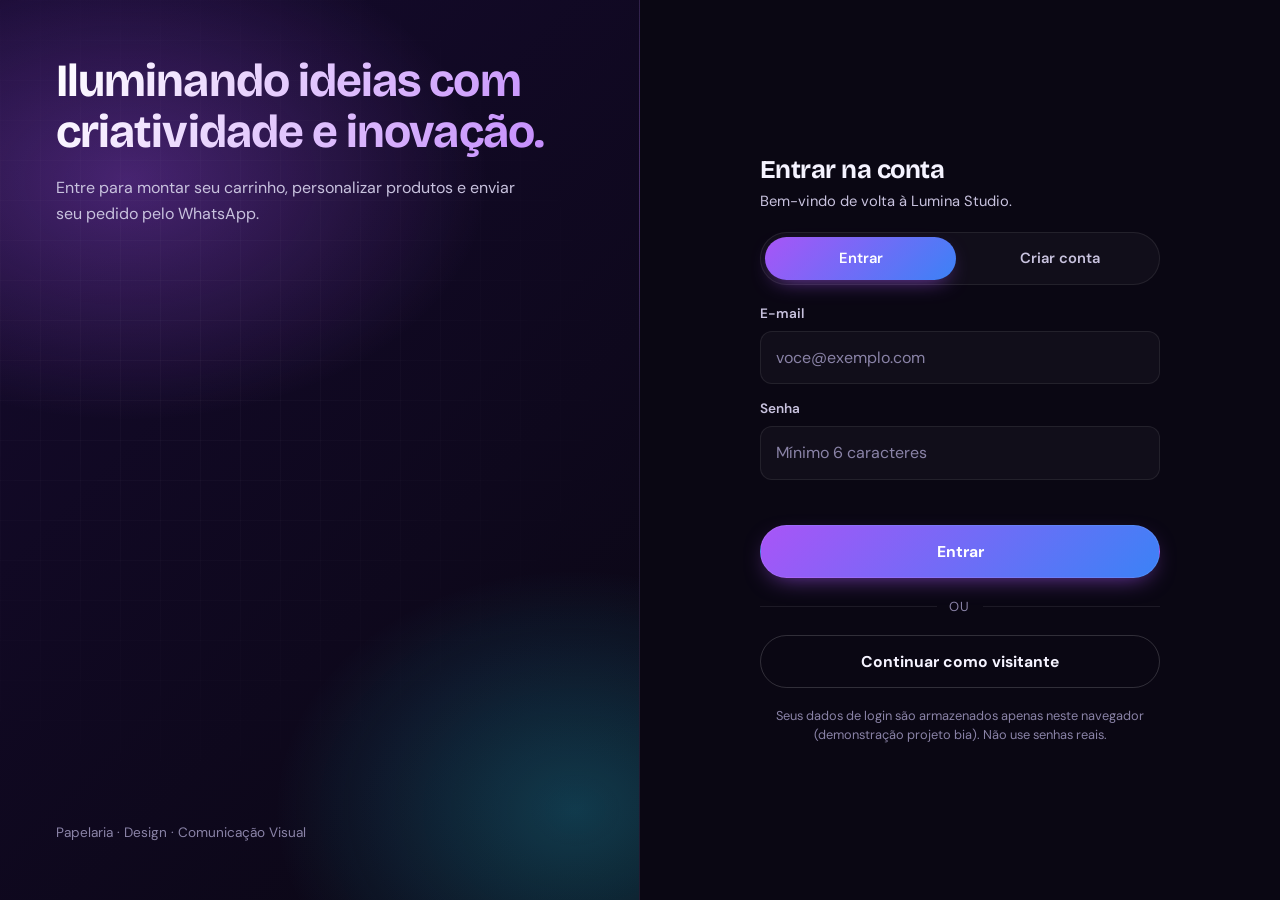
<file: lumina/index.html>
<!DOCTYPE html>
<html lang="pt-BR">
<head>
<meta charset="UTF-8">
<meta name="viewport" content="width=device-width, initial-scale=1">
<title>Lumina Studio | Papelaria e Design</title>
<meta name="description" content="Lumina Studio — papelaria criativa, design e comunicação visual. Cadernos, planners, adesivos e identidade visual com entrega para todo o Brasil.">
<meta name="theme-color" content="#0a0713">
<link rel="preconnect" href="https://fonts.googleapis.com">
<link rel="preconnect" href="https://fonts.gstatic.com" crossorigin>
<link href="https://fonts.googleapis.com/css2?family=Bricolage+Grotesque:wght@600;800&family=DM+Sans:wght@400;500;600;700&display=swap" rel="stylesheet">
<link rel="stylesheet" href="../lumina/css/base.css">
<link rel="stylesheet" href="../lumina/css/home.css">
</head>
<body>

<header>
  <div class="wrap bar">
    <a href="index.html" class="logo" aria-label="Lumina Studio — início">
      <span class="logo-mark" aria-hidden="true">L</span>
      <span class="logo-text">Lumina <b>Studio</b></span>
    </a>

    <button class="menu-toggle" id="menuToggle" aria-label="Abrir menu" aria-expanded="false" aria-controls="mainNav">
      <span></span><span></span><span></span>
    </button>

    <nav id="mainNav" aria-label="Navegação principal">
      <a href="#produtos">Produtos</a>
      <a href="#sobre">Sobre</a>
      <a href="#shopee">Shopee</a>
      <a href="#contato">Contato</a>
    </nav>

    <div class="acts">
      <span class="chip" id="user" aria-live="polite"></span>
      <button class="chip" id="sair" type="button">Sair</button>
      <button class="chip cartb" id="abrirCarrinho" type="button" aria-label="Abrir carrinho">
        <svg width="18" height="18" viewBox="0 0 24 24" fill="none" stroke="currentColor" stroke-width="2" stroke-linecap="round" stroke-linejoin="round" aria-hidden="true"><circle cx="9" cy="21" r="1"/><circle cx="20" cy="21" r="1"/><path d="M1 1h4l2.68 13.39a2 2 0 0 0 2 1.61h9.72a2 2 0 0 0 2-1.61L23 6H6"/></svg>
        <b id="qtd">0</b>
      </button>
    </div>
  </div>
</header>

<main id="topo">
  <section class="hero">
    <div class="wrap">
      <div class="hero-copy">
        <span class="eyebrow">Papelaria · Design · Comunicação Visual</span>
        <h1>Iluminando ideias com criatividade e inovação.</h1>
        <p>Cadernos, canetas, planners e adesivos escolhidos com carinho. E se você precisa de identidade visual, a Lumina Studio desenha para você.</p>
        <div class="btns">
          <a class="btn" href="#produtos">Ver produtos</a>
          <a class="btn alt" data-l="wa">Falar no WhatsApp</a>
        </div>
        <ul class="hero-stats" aria-label="Destaques">
          <li><strong>+12</strong><span>produtos</span></li>
          <li><strong>2</strong><span>canais de venda</span></li>
          <li><strong>BR</strong><span>entrega nacional</span></li>
        </ul>
      </div>
      <div class="stack" aria-hidden="true">
        <div class="sheet"><i>📓</i>Cadernos</div>
        <div class="sheet"><i>✏️</i>Canetas</div>
        <div class="sheet"><i>🎨</i>Design</div>
      </div>
    </div>
  </section>

  <section id="produtos">
    <div class="wrap">
      <header class="section-head">
        <h2>Nossos produtos</h2>
        <p class="sub">Escolha por tipo, busque por nome ou toque em um produto para ver detalhes e personalizar. O pedido é finalizado no WhatsApp.</p>
      </header>

      <div class="toolbar">
        <label class="search" for="busca">
          <svg width="18" height="18" viewBox="0 0 24 24" fill="none" stroke="currentColor" stroke-width="2" stroke-linecap="round" stroke-linejoin="round" aria-hidden="true"><circle cx="11" cy="11" r="7"/><path d="m21 21-4.3-4.3"/></svg>
          <input id="busca" type="search" placeholder="Buscar produto…" autocomplete="off">
        </label>
        <div class="filtros" id="filtros" role="tablist" aria-label="Filtrar por categoria"></div>
      </div>

      <div class="grid" id="grid" aria-live="polite"></div>
      <p class="empty" id="emptyMsg" hidden>Nenhum produto encontrado para essa busca.</p>
    </div>
  </section>

  <section class="sobre" id="sobre">
    <div class="wrap">
      <div>
        <span class="eyebrow">Sobre nós</span>
        <h2>Papelaria e design, no mesmo lugar</h2>
        <p class="sub">A Lumina nasceu em família, a partir da união entre criatividade, tecnologia e o desejo de transformar ideias em algo real.

Desde cedo, o interesse por informática e design despertou a vontade de criar, experimentar e descobrir novas formas de transformar uma simples ideia em algo visual, bonito e único. Com o tempo, essa paixão se encontrou com o universo da papelaria e da comunicação visual, dando origem à Lumina Studio.

Começamos com o propósito de criar produtos e soluções que unissem personalidade, criatividade e cuidado em cada detalhe. De um lado, a papelaria para quem gosta de organizar a rotina, presentear e deixar seus momentos mais especiais. Do outro, o design e a comunicação visual para ajudar marcas e pequenos negócios a apresentarem sua identidade de forma profissional e criativa.</p>
        <a class="btn alt" data-l="wa">Peça um orçamento</a>
      </div>
      <div class="duo">
        <div>
          <h3>Papelaria</h3>
          <p>Produtos selecionados, entrega para todo o Brasil e atendimento direto com a gente.</p>
        </div>
        <div>
          <h3>Design</h3>
          <p>Logotipos, identidade visual, convites, cardápios e peças para redes sociais.</p>
        </div>
      </div>
    </div>
  </section>

  <section class="shopee" id="shopee">
    <div class="wrap shopee-wrap">
      <div class="shopee-copy">
        <span class="eyebrow">Loja oficial</span>
        <h2>Encontre a Lumina na Shopee</h2>
        <p class="sub">Alguns produtos também estão disponíveis na nossa loja da Shopee. Se preferir comprar por lá, é só acessar. Se o produto que você quer não estiver por lá, peça pelo WhatsApp — o catálogo do site continua funcionando normalmente.</p>
        <div class="btns">
          <a class="btn shopee-btn" id="shopeeStoreBtn" data-shopee-store hidden target="_blank" rel="noopener noreferrer">
            Abrir loja na Shopee
          </a>
          <a class="btn alt" data-l="wa">Pedir pelo WhatsApp</a>
        </div>
      </div>
      <div class="shopee-badge" aria-hidden="true">
        <svg viewBox="0 0 64 64" width="140" height="140" fill="none">
          <defs>
            <linearGradient id="sg" x1="0" y1="0" x2="1" y2="1">
              <stop offset="0" stop-color="#ff6b57"/>
              <stop offset="1" stop-color="#ff2d78"/>
            </linearGradient>
          </defs>
          <path d="M8 18h48l-4 40H12L8 18Z" fill="url(#sg)"/>
          <path d="M22 22a10 10 0 0 1 20 0" stroke="#fff" stroke-width="3" fill="none"/>
        </svg>
        <span>Shopee</span>
      </div>
    </div>
  </section>

  <section id="contato">
    <div class="wrap cont">
      <div>
        <span class="eyebrow">Contato</span>
        <h2>Fale com a gente</h2>
        <p class="sub">Escolha o canal que for mais prático para você.</p>
        <div class="links">
          <a data-l="wa">WhatsApp</a>
          <a data-l="ig">Instagram</a>
          <a data-l="fb">Facebook</a>
          <a data-l="mail">E-mail</a>
        </div>
      </div>
      <form id="contatoForm" novalidate>
        <label class="field">
          <span>Seu nome</span>
          <input id="cNome" type="text" placeholder="Como podemos te chamar?" required>
        </label>
        <label class="field">
          <span>Mensagem</span>
          <textarea id="cMsg" placeholder="Como podemos ajudar?" required></textarea>
        </label>
        <p class="msg" id="cMsgErro" role="alert"></p>
        <button class="btn" type="submit">Enviar pelo WhatsApp</button>
      </form>
    </div>
  </section>
</main>

<footer>
  <div class="wrap">
    <div class="fg">
      <div>
        <a href="index.html" class="logo">
          <span class="logo-mark" aria-hidden="true">L</span>
          <span class="logo-text">Lumina <b>Studio</b></span>
        </a>
        <p class="foot-desc">Papelaria e design para quem gosta de fazer bonito.</p>
      </div>
      <div>
        <h4>Loja</h4>
        <ul>
          <li><a href="#produtos">Produtos</a></li>
          <li><a href="#sobre">Sobre nós</a></li>
          <li><a href="#shopee">Shopee</a></li>
          <li><a href="#contato">Contato</a></li>
        </ul>
      </div>
      <div>
        <h4>Redes</h4>
        <ul>
          <li><a data-l="ig">Instagram</a></li>
          <li><a data-l="fb">Facebook</a></li>
          <li><a data-l="wa">WhatsApp</a></li>
        </ul>
      </div>
      <div>
        <h4>Atendimento</h4>
        <ul>
          <li><a data-l="mail" id="fMail"></a></li>
          <li>Seg a Sex, 9h às 18h</li>
          <li>CNPJ 00.000.000/0001-00</li>
        </ul>
      </div>
    </div>
    <div class="copy">
      <span>© <span id="ano"></span> Lumina Studio. Todos os direitos reservados.</span>
      <span>Feito com carinho no Brasil 🇧🇷</span>
    </div>
  </div>
</footer>

<aside class="drawer" id="drawer" aria-label="Carrinho de compras" aria-hidden="true">
  <div class="dh">
    <h3>Seu carrinho</h3>
    <button class="chip" id="fecharCarrinho" type="button">Fechar</button>
  </div>
  <div class="items" id="items"></div>
  <div class="df">
    <div class="tot"><span>Total</span><span id="total">R$ 0,00</span></div>
    <button class="btn" id="finalizar" type="button">Revisar e finalizar</button>
  </div>
</aside>

<div class="overlay" id="overlay" hidden></div>

<div class="modal" id="checkout" role="dialog" aria-modal="true" aria-labelledby="checkoutTitle" hidden>
  <div class="modal-box">
    <header class="modal-head">
      <h3 id="checkoutTitle">Finalizar pedido</h3>
      <button class="chip" id="fecharCheckout" type="button" aria-label="Fechar">Fechar</button>
    </header>
    <div class="modal-body" id="checkoutBody"></div>
    <footer class="modal-foot">
      <div class="tot"><span>Total</span><span id="checkoutTotal">R$ 0,00</span></div>
      <button class="btn" id="enviarWhats" type="button">Continuar pedido pelo WhatsApp</button>
    </footer>
  </div>
</div>

<div class="toast" id="toast" role="status" aria-live="polite"></div>

<script src="../lumina/js/script.js" defer></script>
</body>
</html>
</file>
<file: lumina/css/base.css>
:root{
  --bg:#0a0713;
  --bg-2:#100a20;
  --surface:#151026;
  --surface-2:#1b1433;
  --line:rgba(255,255,255,.08);
  --line-strong:rgba(255,255,255,.16);
  --ink:#f5f3ff;
  --ink-soft:#c8c2de;
  --ink-mute:#8a83a7;
  --neon:#a855f7;
  --neon-2:#c084fc;
  --ciano:#22d3ee;
  --azul:#3b82f6;
  --rosa:#ec4899;
  --coral:#ff6b57;
  --mark:#ffe14d;
  --glow:0 0 0 1px rgba(168,85,247,.35), 0 10px 40px -12px rgba(168,85,247,.55);
  --glow-soft:0 0 30px -8px rgba(168,85,247,.55);
  --r:14px;
  --r-lg:20px;
}

*{box-sizing:border-box;margin:0;padding:0}
[hidden]{display:none!important}
html{scroll-behavior:smooth;-webkit-text-size-adjust:100%}
body{
  font:16px/1.6 'DM Sans',system-ui,-apple-system,Segoe UI,Roboto,sans-serif;
  color:var(--ink);
  background:
    radial-gradient(1200px 600px at 10% -10%, rgba(168,85,247,.22), transparent 60%),
    radial-gradient(900px 500px at 100% 0%, rgba(34,211,238,.12), transparent 60%),
    radial-gradient(800px 600px at 50% 120%, rgba(236,72,153,.10), transparent 60%),
    var(--bg);
  background-attachment:fixed;
  min-height:100vh;
  overflow-x:hidden;
}
h1,h2,h3{font-family:'Bricolage Grotesque','DM Sans',sans-serif;line-height:1.1;letter-spacing:-.02em;color:var(--ink)}
a{color:inherit;text-decoration:none}
button{font:inherit;cursor:pointer;border:0;background:none;color:inherit}
img{max-width:100%;display:block}
:focus-visible{outline:2px solid var(--neon-2);outline-offset:3px;border-radius:8px}

.wrap{max-width:1200px;margin:auto;padding:0 22px}
section{padding:80px 0}
h2{font-size:clamp(1.9rem,4vw,2.8rem);margin-bottom:14px}
.sub{color:var(--ink-soft);max-width:58ch;margin-bottom:28px}
.eyebrow{
  display:inline-block;font-size:.78rem;font-weight:700;letter-spacing:.14em;
  text-transform:uppercase;color:var(--neon-2);margin-bottom:12px;
  padding:6px 12px;border-radius:99px;background:rgba(168,85,247,.10);
  border:1px solid rgba(168,85,247,.30);
}

.btn{
  display:inline-flex;align-items:center;justify-content:center;gap:8px;
  padding:13px 26px;border-radius:99px;font-weight:700;font-size:.98rem;
  background:linear-gradient(135deg,var(--neon) 0%,var(--azul) 100%);
  color:#fff;transition:transform .18s ease,box-shadow .25s ease,filter .2s ease;
  box-shadow:0 8px 24px -10px rgba(168,85,247,.75);
  border:1px solid rgba(255,255,255,.08);
}
.btn:hover{transform:translateY(-1px);box-shadow:0 14px 34px -10px rgba(168,85,247,.9);filter:brightness(1.08)}
.btn:active{transform:translateY(0);filter:brightness(.95)}
.btn.alt{
  background:transparent;color:var(--neon-2);
  border:1px solid rgba(168,85,247,.5);
  box-shadow:inset 0 0 20px -12px rgba(168,85,247,.6), 0 0 0 0 transparent;
}
.btn.alt:hover{background:rgba(168,85,247,.1);box-shadow:var(--glow-soft)}
.btn.ghost{
  background:transparent;color:var(--ink);
  border:1px solid var(--line-strong);
  box-shadow:none;
}
.btn.ghost:hover{background:rgba(255,255,255,.04);border-color:rgba(255,255,255,.28)}
.btn.out{background:transparent;color:var(--neon-2);box-shadow:inset 0 0 0 1.5px rgba(168,85,247,.6)}
.btn.shopee-btn{
  background:linear-gradient(135deg,#ff6b57,#ff2d78);
  box-shadow:0 10px 28px -12px rgba(255,45,120,.7);
}

header{
  position:sticky;top:0;z-index:30;
  background:rgba(10,7,19,.72);
  backdrop-filter:saturate(160%) blur(14px);
  -webkit-backdrop-filter:saturate(160%) blur(14px);
  border-bottom:1px solid var(--line);
}
.bar{display:flex;align-items:center;justify-content:space-between;gap:16px;height:72px}
.logo{display:inline-flex;align-items:center;gap:10px;color:var(--ink)}
.logo-mark{
  width:34px;height:34px;border-radius:10px;display:grid;place-items:center;
  font:800 1.1rem 'Bricolage Grotesque',sans-serif;color:#fff;
  background:conic-gradient(from 210deg,#ff2d78,#a855f7,#3b82f6,#22d3ee,#ff2d78);
  box-shadow:0 0 20px -6px rgba(168,85,247,.8),inset 0 0 0 1px rgba(255,255,255,.15);
}
.logo-text{font:800 1.2rem 'Bricolage Grotesque',sans-serif;letter-spacing:-.02em}
.logo-text b{color:var(--neon-2)}
footer .logo-text b{color:var(--neon-2)}

nav{display:flex;gap:26px;font-weight:500;font-size:.96rem}
nav a{color:var(--ink-soft);transition:color .18s ease;position:relative;padding:4px 0}
nav a:hover{color:var(--ink)}
nav a::after{
  content:'';position:absolute;left:0;bottom:-2px;width:0;height:2px;border-radius:2px;
  background:linear-gradient(90deg,var(--neon),var(--ciano));transition:width .25s ease;
}
nav a:hover::after{width:100%}

.acts{display:flex;align-items:center;gap:10px;flex-wrap:wrap}
.chip{
  padding:9px 14px;border-radius:99px;font-size:.88rem;font-weight:500;
  color:var(--ink-soft);
  background:rgba(255,255,255,.03);
  border:1px solid var(--line);
  transition:all .18s ease;
  display:inline-flex;align-items:center;gap:8px;
}
.chip:hover{color:var(--ink);border-color:var(--line-strong);background:rgba(255,255,255,.06)}
#user{color:var(--neon-2);border-color:rgba(168,85,247,.28);background:rgba(168,85,247,.08)}
#user:empty{display:none}

.cartb{position:relative;color:var(--ink)}
.cartb b{
  position:absolute;top:-6px;right:-6px;
  background:linear-gradient(135deg,var(--rosa),var(--coral));
  color:#fff;font-size:.7rem;font-weight:700;
  min-width:20px;height:20px;padding:0 5px;border-radius:99px;
  display:grid;place-items:center;
  box-shadow:0 0 12px rgba(236,72,153,.6);
}

.menu-toggle{
  display:none;width:40px;height:40px;border-radius:10px;
  border:1px solid var(--line);background:rgba(255,255,255,.03);
  align-items:center;justify-content:center;flex-direction:column;gap:4px;
}
.menu-toggle span{
  display:block;width:18px;height:2px;border-radius:2px;background:var(--ink);
  transition:transform .25s ease,opacity .25s ease;
}
.menu-toggle[aria-expanded="true"] span:nth-child(1){transform:translateY(6px) rotate(45deg)}
.menu-toggle[aria-expanded="true"] span:nth-child(2){opacity:0}
.menu-toggle[aria-expanded="true"] span:nth-child(3){transform:translateY(-6px) rotate(-45deg)}

form{display:grid;gap:14px}
.field{display:flex;flex-direction:column;gap:6px}
.field span{font-size:.85rem;font-weight:600;color:var(--ink-soft)}
input,textarea,select{
  width:100%;padding:13px 15px;border-radius:12px;
  border:1px solid var(--line);background:rgba(255,255,255,.03);
  font:inherit;color:var(--ink);
  transition:all .18s ease;
}
input::placeholder,textarea::placeholder{color:var(--ink-mute)}
input:focus,textarea:focus,select:focus{
  outline:none;
  border-color:rgba(168,85,247,.5);
  background:rgba(168,85,247,.04);
  box-shadow:0 0 0 3px rgba(168,85,247,.15);
}
input:invalid:not(:placeholder-shown),textarea:invalid:not(:placeholder-shown){
  border-color:rgba(236,72,153,.5);
}
textarea{min-height:110px;resize:vertical}
.msg{font-size:.88rem;color:var(--rosa);min-height:1.2em}

footer{
  background:linear-gradient(180deg,transparent,#060410 60%);
  color:var(--ink-soft);padding:64px 0 24px;
  border-top:1px solid var(--line);
}
.fg{display:grid;grid-template-columns:1.5fr 1fr 1fr 1fr;gap:34px;margin-bottom:40px}
.foot-desc{margin-top:14px;max-width:34ch;font-size:.92rem}
footer h4{color:var(--ink);margin-bottom:14px;font-size:.95rem;letter-spacing:.02em}
footer ul{list-style:none;display:flex;flex-direction:column;gap:8px}
footer li,footer li a{font-size:.9rem;color:var(--ink-mute)}
footer a{transition:color .18s ease}
footer a:hover{color:var(--neon-2)}
.copy{
  border-top:1px solid var(--line);padding-top:22px;
  font-size:.85rem;display:flex;justify-content:space-between;gap:8px;flex-wrap:wrap;
  color:var(--ink-mute);
}

.overlay{
  position:fixed;inset:0;background:rgba(0,0,0,.65);
  backdrop-filter:blur(4px);-webkit-backdrop-filter:blur(4px);
  z-index:40;opacity:0;transition:opacity .25s ease;
}
.overlay.show{opacity:1}

.drawer{
  position:fixed;inset:0 0 0 auto;width:min(420px,100%);
  background:linear-gradient(180deg,var(--surface),var(--bg-2));
  border-left:1px solid var(--line);
  z-index:41;transform:translateX(100%);
  transition:transform .3s cubic-bezier(.4,0,.2,1);
  display:flex;flex-direction:column;
  box-shadow:-30px 0 60px -20px rgba(0,0,0,.8);
}
.drawer.open{transform:none}
.dh,.df{padding:20px 22px;display:flex;justify-content:space-between;align-items:center;border-color:var(--line)}
.dh{border-bottom:1px solid var(--line)}
.dh h3{font-size:1.15rem}
.df{
  flex-direction:column;gap:14px;align-items:stretch;
  border-top:1px solid var(--line);
  background:rgba(0,0,0,.2);
}
.items{flex:1;overflow:auto;padding:4px 22px}
.it{
  display:flex;justify-content:space-between;gap:14px;
  padding:16px 0;border-bottom:1px solid var(--line);
  align-items:flex-start;
}
.it-info{flex:1;min-width:0}
.it-info strong{display:block;font-size:.95rem;color:var(--ink);margin-bottom:2px}
.it-info .preco-unit{font-size:.85rem;color:var(--ink-mute)}
.it-info .pers{
  font-size:.8rem;color:var(--ciano);
  background:rgba(34,211,238,.08);
  padding:6px 10px;border-radius:8px;margin-top:8px;
  border-left:2px solid var(--ciano);
  white-space:pre-wrap;word-break:break-word;
}
.it-actions{display:flex;align-items:center;gap:6px;flex-shrink:0}
.it-actions button{
  background:rgba(255,255,255,.06);border:1px solid var(--line);
  border-radius:8px;width:30px;height:30px;
  display:grid;place-items:center;font-weight:700;color:var(--ink);
  transition:all .15s ease;
}
.it-actions button:hover{background:rgba(168,85,247,.25);border-color:rgba(168,85,247,.5)}
.it-actions .qt{min-width:26px;text-align:center;font-weight:700;font-size:.95rem}
.it-remove{
  color:var(--rosa);font-size:.78rem;text-decoration:underline;
  background:none;border:0;padding:0;margin-top:8px;
}
.tot{display:flex;justify-content:space-between;font-weight:700;font-size:1.15rem;color:var(--ink)}
.tot span:last-child{
  background:linear-gradient(135deg,var(--neon),var(--ciano));
  -webkit-background-clip:text;background-clip:text;color:transparent;
}
.cart-empty{padding:40px 0;color:var(--ink-mute);text-align:center;font-size:.95rem;line-height:1.6}

.modal{
  position:fixed;inset:0;z-index:50;
  display:grid;place-items:center;padding:20px;
  opacity:0;transition:opacity .25s ease;
}
.modal.show{opacity:1}
.modal-box{
  background:linear-gradient(180deg,var(--surface),var(--bg-2));
  border:1px solid var(--line);
  border-radius:20px;
  width:min(640px,100%);max-height:90vh;
  display:flex;flex-direction:column;
  box-shadow:0 40px 100px -20px rgba(0,0,0,.9), 0 0 0 1px rgba(168,85,247,.15);
  transform:scale(.96);transition:transform .25s ease;
}
.modal.show .modal-box{transform:scale(1)}
.modal-head,.modal-foot{
  padding:20px 24px;display:flex;justify-content:space-between;align-items:center;
  border-color:var(--line);
}
.modal-head{border-bottom:1px solid var(--line)}
.modal-head h3{font-size:1.2rem}
.modal-foot{
  border-top:1px solid var(--line);
  flex-direction:column;gap:14px;align-items:stretch;
  background:rgba(0,0,0,.2);
}
.modal-body{padding:22px 24px;overflow:auto;flex:1}
.modal-body section{margin-bottom:24px;padding:0}
.modal-body h4{
  font-size:.95rem;color:var(--neon-2);margin-bottom:12px;
  text-transform:uppercase;letter-spacing:.08em;font-weight:700;
}
.radio-row{display:grid;grid-template-columns:1fr 1fr;gap:10px}
.radio-row label{
  display:flex;align-items:center;gap:10px;
  padding:14px;border-radius:12px;
  background:rgba(255,255,255,.03);border:1px solid var(--line);
  cursor:pointer;transition:all .18s ease;font-weight:600;
}
.radio-row label:has(input:checked){
  border-color:rgba(168,85,247,.5);
  background:rgba(168,85,247,.1);
  box-shadow:0 0 0 1px rgba(168,85,247,.3);
}
.radio-row input{accent-color:var(--neon)}
.form-2col{display:grid;grid-template-columns:1fr 1fr;gap:12px}
.review-list{list-style:none;display:flex;flex-direction:column;gap:8px}
.review-list li{
  padding:10px 12px;border-radius:10px;
  background:rgba(255,255,255,.03);border:1px solid var(--line);
  font-size:.88rem;display:flex;justify-content:space-between;gap:10px;
}
.review-list li small{color:var(--ink-mute);display:block;margin-top:2px}
.review-list li span:last-child{color:var(--neon-2);font-weight:700;white-space:nowrap}
.checkout-obs{
  width:100%;padding:12px 14px;border-radius:12px;
  border:1px solid var(--line);background:rgba(255,255,255,.03);
  font:inherit;color:var(--ink);min-height:80px;resize:vertical;
}
.checkout-obs:focus{
  outline:none;border-color:rgba(168,85,247,.5);
  box-shadow:0 0 0 3px rgba(168,85,247,.15);
}

.toast{
  position:fixed;bottom:24px;left:50%;transform:translate(-50%,150%);
  background:linear-gradient(135deg,var(--neon),var(--azul));
  color:#fff;padding:13px 22px;border-radius:99px;
  font-weight:600;font-size:.92rem;
  box-shadow:0 14px 40px -10px rgba(168,85,247,.8);
  z-index:60;transition:transform .35s cubic-bezier(.4,0,.2,1);
  display:flex;align-items:center;gap:8px;
  max-width:calc(100vw - 40px);
}
.toast.show{transform:translate(-50%,0)}
.toast::before{content:'✓';font-weight:800;font-size:1.1rem}

@media (max-width:960px){
  .fg{grid-template-columns:1fr}
  .fg{gap:26px}
}
@media (max-width:760px){
  .bar{height:64px}
  nav{
    position:absolute;top:100%;left:0;right:0;
    background:var(--bg-2);border-bottom:1px solid var(--line);
    flex-direction:column;gap:0;
    max-height:0;overflow:hidden;
    transition:max-height .3s ease;
    box-shadow:0 20px 40px -10px rgba(0,0,0,.8);
  }
  nav.open{max-height:400px}
  nav a{padding:16px 22px;border-bottom:1px solid var(--line);width:100%}
  nav a::after{display:none}
  .menu-toggle{display:flex}

  .acts{gap:6px}
  .chip{padding:8px 12px;font-size:.82rem}
  #user{max-width:120px;overflow:hidden;text-overflow:ellipsis;white-space:nowrap}

  section{padding:56px 0}
  .radio-row,.form-2col{grid-template-columns:1fr}
  .modal{padding:0}
  .modal-box{border-radius:0;height:100vh;max-height:100vh}
}
@media (max-width:420px){
  #user{display:none}
  .acts{gap:4px}
  .chip{padding:8px 10px}
}
@media (max-width:380px){
  header .logo-text{display:none}
}
@media (prefers-reduced-motion:reduce){
  *,*::before,*::after{
    transition:none!important;
    animation:none!important;
    scroll-behavior:auto!important;
  }
}
</file>
<file: lumina/css/home.css>
.hero{padding:90px 0 100px;position:relative;overflow:hidden}
.hero::before{
  content:'';position:absolute;inset:0;
  background-image:radial-gradient(rgba(255,255,255,.07) 1px,transparent 1px);
  background-size:26px 26px;
  mask-image:radial-gradient(ellipse at 50% 40%,#000 40%,transparent 75%);
  -webkit-mask-image:radial-gradient(ellipse at 50% 40%,#000 40%,transparent 75%);
  pointer-events:none;
}
.hero .wrap{display:grid;grid-template-columns:1.15fr .85fr;gap:48px;align-items:center;position:relative}
.hero h1{
  font-size:clamp(2.4rem,6vw,4.4rem);
  margin-bottom:20px;
  background:linear-gradient(120deg,#fff 0%,#e9e4ff 40%,var(--neon-2) 100%);
  -webkit-background-clip:text;background-clip:text;color:transparent;
}
.hero p{font-size:1.15rem;color:var(--ink-soft);max-width:48ch;margin-bottom:30px}
.hero .btns{display:flex;gap:12px;flex-wrap:wrap;margin-bottom:34px}
.hero-stats{display:flex;gap:26px;list-style:none;flex-wrap:wrap;padding-top:24px;border-top:1px solid var(--line)}
.hero-stats li{display:flex;flex-direction:column;gap:2px}
.hero-stats strong{font:800 1.5rem 'Bricolage Grotesque',sans-serif;color:var(--ink)}
.hero-stats span{font-size:.82rem;color:var(--ink-mute);text-transform:uppercase;letter-spacing:.08em}

.stack{position:relative;height:380px}
.sheet{
  position:absolute;width:210px;padding:22px;border-radius:var(--r-lg);
  font-weight:700;color:var(--ink);
  background:var(--surface-2);
  border:1px solid var(--line-strong);
  box-shadow:var(--glow-soft);
  transition:transform .4s ease;
}
.sheet i{display:block;font-size:2.6rem;font-style:normal;margin-bottom:10px}
.sheet:nth-child(1){left:0;top:30px;transform:rotate(-6deg);background:linear-gradient(135deg,#a855f7,#3b82f6);box-shadow:0 20px 50px -20px rgba(168,85,247,.7)}
.sheet:nth-child(2){left:150px;top:0;transform:rotate(4deg);background:linear-gradient(135deg,#1b1433,#2a1d4d);box-shadow:0 20px 50px -20px rgba(34,211,238,.5)}
.sheet:nth-child(3){left:70px;top:190px;transform:rotate(-2deg);background:linear-gradient(135deg,#ec4899,#a855f7);box-shadow:0 20px 50px -20px rgba(236,72,153,.7)}
.stack:hover .sheet:nth-child(1){transform:rotate(-8deg) translateY(-4px)}
.stack:hover .sheet:nth-child(2){transform:rotate(6deg) translateY(-4px)}
.stack:hover .sheet:nth-child(3){transform:rotate(0deg) translateY(-4px)}

.section-head{display:flex;flex-direction:column;margin-bottom:24px}
.toolbar{
  display:flex;flex-wrap:wrap;gap:14px;align-items:center;
  justify-content:space-between;margin-bottom:28px;
}
.search{
  flex:1 1 260px;max-width:360px;
  display:flex;align-items:center;gap:10px;
  padding:11px 16px;border-radius:99px;
  background:var(--surface);border:1px solid var(--line);
  color:var(--ink-mute);
  transition:all .2s ease;
}
.search:focus-within{
  border-color:rgba(168,85,247,.5);
  box-shadow:0 0 0 3px rgba(168,85,247,.15);
  color:var(--neon-2);
}
.search input{
  flex:1;background:transparent;border:0;outline:none;
  font:inherit;color:var(--ink);min-width:0;
}
.search input::placeholder{color:var(--ink-mute)}

.filtros{display:flex;gap:8px;flex-wrap:wrap}
.filtros button{
  padding:9px 18px;border-radius:99px;font-weight:600;font-size:.9rem;
  color:var(--ink-soft);
  background:rgba(255,255,255,.03);
  border:1px solid var(--line);
  transition:all .18s ease;
}
.filtros button:hover{color:var(--ink);border-color:var(--line-strong)}
.filtros button.on{
  color:#fff;background:linear-gradient(135deg,var(--neon),var(--azul));
  border-color:transparent;
  box-shadow:0 8px 22px -10px rgba(168,85,247,.8);
}

.grid{
  display:grid;
  grid-template-columns:repeat(auto-fill,minmax(250px,1fr));
  gap:22px;
}
.card{
  background:linear-gradient(180deg,var(--surface) 0%,var(--bg-2) 100%);
  border-radius:var(--r-lg);
  overflow:hidden;
  display:flex;flex-direction:column;
  border:1px solid var(--line);
  transition:transform .25s ease,border-color .25s ease,box-shadow .3s ease;
  position:relative;
}
.card:hover{
  transform:translateY(-4px);
  border-color:rgba(168,85,247,.4);
  box-shadow:0 20px 50px -24px rgba(168,85,247,.6);
}
.card .img{
  height:170px;display:grid;place-items:center;font-size:3.8rem;
  background:linear-gradient(135deg,var(--c,#221a3a),transparent 140%);
  position:relative;overflow:hidden;
}
.card .img::after{
  content:'';position:absolute;inset:0;
  background:radial-gradient(circle at 30% 20%,rgba(255,255,255,.12),transparent 60%);
  pointer-events:none;
}
.card .img img{width:100%;height:100%;object-fit:cover;position:relative;z-index:1}
.card .in{padding:18px;display:flex;flex-direction:column;gap:8px;flex:1}
.card small{
  color:var(--neon-2);font-weight:700;text-transform:uppercase;
  font-size:.72rem;letter-spacing:.08em;
}
.card h3{font-size:1.1rem;line-height:1.3;color:var(--ink)}
.card p{color:var(--ink-soft);font-size:.9rem;flex:1;line-height:1.5}
.preco{
  margin-top:8px;padding:12px;border-radius:12px;
  color:#fff;font-weight:700;font-size:.95rem;
  background:linear-gradient(135deg,var(--neon),var(--azul));
  box-shadow:0 8px 20px -10px rgba(168,85,247,.75);
  transition:transform .18s ease,filter .2s ease;
  display:flex;align-items:center;justify-content:space-between;gap:8px;
}
.preco:hover{transform:translateY(-1px);filter:brightness(1.08)}
.preco:active{transform:translateY(0);filter:brightness(.95)}
.card a.card-link{position:absolute;inset:0;z-index:2;border-radius:inherit}
.preco{position:relative;z-index:3}

.empty{
  text-align:center;padding:60px 20px;color:var(--ink-mute);
  border:1px dashed var(--line-strong);border-radius:var(--r-lg);
  margin-top:24px;
}

.sobre{background:linear-gradient(180deg,transparent 0%,rgba(168,85,247,.05) 100%);position:relative}
.sobre::before{
  content:'';position:absolute;inset:0;pointer-events:none;
  background:radial-gradient(circle at 80% 30%,rgba(34,211,238,.10),transparent 60%);
}
.sobre .wrap{display:grid;grid-template-columns:1fr 1fr;gap:48px;align-items:center;position:relative}
.duo{display:grid;gap:16px}
.duo div{
  padding:26px;border-radius:var(--r-lg);
  background:linear-gradient(135deg,var(--surface-2),var(--surface));
  border:1px solid var(--line);
  transition:all .25s ease;
}
.duo div:first-child{
  box-shadow:0 0 0 1px rgba(168,85,247,.2), 0 20px 40px -25px rgba(168,85,247,.5);
}
.duo div:last-child{
  background:linear-gradient(135deg,rgba(34,211,238,.12),rgba(59,130,246,.08));
  box-shadow:0 0 0 1px rgba(34,211,238,.25), 0 20px 40px -25px rgba(34,211,238,.5);
}
.duo div:hover{transform:translateY(-2px)}
.duo h3{margin-bottom:8px;color:var(--ink)}
.duo p{color:var(--ink-soft);font-size:.95rem}

.shopee .shopee-wrap{
  display:grid;grid-template-columns:1.2fr .8fr;gap:40px;align-items:center;
  padding:48px;border-radius:24px;
  background:
    radial-gradient(800px 400px at 100% 0%, rgba(255,45,120,.18), transparent 60%),
    linear-gradient(180deg,var(--surface-2),var(--surface));
  border:1px solid var(--line);
  box-shadow:0 0 0 1px rgba(255,45,120,.15), 0 30px 60px -30px rgba(255,45,120,.35);
}
.shopee-badge{
  display:flex;flex-direction:column;align-items:center;gap:12px;
  font:800 1.3rem 'Bricolage Grotesque',sans-serif;
  color:var(--ink);
  filter:drop-shadow(0 8px 30px rgba(255,45,120,.4));
}
.shopee-badge svg{animation:float 5s ease-in-out infinite}
@keyframes float{0%,100%{transform:translateY(0)}50%{transform:translateY(-8px)}}
.hint{font-size:.85rem;color:var(--ink-mute);margin-top:12px;font-style:italic}

.cont{display:grid;grid-template-columns:1fr 1fr;gap:40px}
.links{display:grid;grid-template-columns:1fr 1fr;gap:12px}
.links a{
  padding:20px;border-radius:var(--r-lg);
  background:var(--surface);border:1px solid var(--line);
  font-weight:600;
  transition:all .2s ease;
  display:flex;align-items:center;justify-content:space-between;
}
.links a::after{content:'→';color:var(--ink-mute);transition:transform .2s ease,color .2s ease}
.links a:hover{
  color:var(--neon-2);
  border-color:rgba(168,85,247,.45);
  background:rgba(168,85,247,.06);
  box-shadow:0 0 30px -12px rgba(168,85,247,.6);
}
.links a:hover::after{transform:translateX(4px);color:var(--neon-2)}

@media (max-width:960px){
  .hero .wrap,
  .sobre .wrap,
  .cont,
  .shopee .shopee-wrap{grid-template-columns:1fr}
  .stack{height:300px;max-width:340px;margin:0 auto}
}

@media (max-width:760px){
  .hero{padding:60px 0 70px}
  .hero h1{font-size:clamp(2rem,7vw,3rem)}
  .hero-stats{gap:16px}
  .hero-stats strong{font-size:1.2rem}

  .toolbar{flex-direction:column;align-items:stretch}
  .search{max-width:none}

  .grid{grid-template-columns:repeat(auto-fill,minmax(160px,1fr));gap:14px}
  .card .img{height:130px;font-size:3rem}
  .card .in{padding:14px}
  .card h3{font-size:1rem}
  .preco{font-size:.88rem;padding:11px}

  .cont,.links{grid-template-columns:1fr}

  .shopee .shopee-wrap{padding:28px}
  .shopee-badge{order:-1}
  .shopee-badge svg{width:100px;height:100px}
}
@media (max-width:420px){
  .hero-stats{flex-direction:column;gap:12px}
}
</file>
<file: lumina/css/auth.css>
.auth{
  min-height:100vh;display:grid;grid-template-columns:1fr 1fr;
}
.auth .lado{
  padding:56px;display:flex;flex-direction:column;justify-content:space-between;gap:40px;
  background:
    radial-gradient(600px 400px at 20% 20%,rgba(168,85,247,.35),transparent 60%),
    radial-gradient(500px 400px at 90% 90%,rgba(34,211,238,.25),transparent 60%),
    linear-gradient(135deg,#150a2e,#0a0713);
  border-right:1px solid var(--line);
  position:relative;overflow:hidden;
}
.auth .lado::after{
  content:'';position:absolute;inset:0;
  background-image:
    linear-gradient(rgba(255,255,255,.03) 1px,transparent 1px),
    linear-gradient(90deg,rgba(255,255,255,.03) 1px,transparent 1px);
  background-size:40px 40px;
  mask-image:radial-gradient(circle at 30% 40%,#000,transparent 70%);
  -webkit-mask-image:radial-gradient(circle at 30% 40%,#000,transparent 70%);
  pointer-events:none;
}
.auth-logo{position:relative;z-index:1}
.auth-copy{position:relative;z-index:1}
.auth-copy h1{
  font-size:clamp(1.9rem,3.6vw,3rem);
  margin-bottom:18px;
  background:linear-gradient(120deg,#fff,var(--neon-2));
  -webkit-background-clip:text;background-clip:text;color:transparent;
}
.auth-copy p{color:var(--ink-soft);margin-bottom:22px;max-width:42ch}
.auth-feats{list-style:none;display:flex;flex-direction:column;gap:8px}
.auth-feats li{color:var(--ink-soft);font-size:.95rem}
.auth-feats li::before{content:'';margin-right:8px}
.auth-foot{color:var(--ink-mute);font-size:.85rem;position:relative;z-index:1}

.auth .form{
  display:grid;place-items:center;padding:40px;background:var(--bg);
}
.auth .box{
  width:min(400px,100%);
  display:flex;flex-direction:column;gap:18px;
}
.auth-head h2{font-size:1.6rem;margin-bottom:6px}
.auth-head .sub{margin-bottom:0;font-size:.92rem}

.tabs{display:flex;gap:8px;padding:4px;background:rgba(255,255,255,.03);border-radius:99px;border:1px solid var(--line)}
.tabs button{
  flex:1;padding:10px;border-radius:99px;font-weight:600;font-size:.92rem;
  color:var(--ink-soft);transition:all .18s ease;
}
.tabs button:hover{color:var(--ink)}
.tabs .on{
  color:#fff;
  background:linear-gradient(135deg,var(--neon),var(--azul));
  box-shadow:0 8px 22px -10px rgba(168,85,247,.8);
}

.link{background:none;color:var(--neon-2);text-decoration:underline;font-weight:500}

.auth-divider{
  display:flex;align-items:center;gap:12px;
  color:var(--ink-mute);font-size:.82rem;
  text-transform:uppercase;letter-spacing:.1em;
}
.auth-divider::before,.auth-divider::after{
  content:'';flex:1;height:1px;background:var(--line);
}
.auth-note{
  font-size:.8rem;color:var(--ink-mute);text-align:center;line-height:1.5;
}

@media (max-width:960px){
  .auth{grid-template-columns:1fr}
  .auth .lado{padding:32px;min-height:280px;border-right:0;border-bottom:1px solid var(--line)}
  .auth .lado h1{font-size:1.7rem}
}
@media (max-width:760px){
  .auth .form{padding:24px}
}
</file>
<file: lumina/css/produto.css>
.prod-page{padding:40px 0 80px}
.crumbs{
  display:flex;gap:8px;align-items:center;flex-wrap:wrap;
  font-size:.86rem;color:var(--ink-mute);margin-bottom:32px;
}
.crumbs a{color:var(--ink-soft);transition:color .15s ease}
.crumbs a:hover{color:var(--neon-2)}
.crumbs span[aria-hidden]{opacity:.5}

.prod-view{
  display:grid;grid-template-columns:1.05fr .95fr;gap:48px;
  align-items:start;
}
.prod-view .loading{grid-column:1/-1;text-align:center;color:var(--ink-mute);padding:60px 0}

.prod-gallery{display:flex;flex-direction:column;gap:14px}
.prod-main-img{
  aspect-ratio:1/1;border-radius:20px;overflow:hidden;
  background:linear-gradient(135deg,var(--c,#221a3a),transparent 140%);
  border:1px solid var(--line);
  display:grid;place-items:center;font-size:8rem;position:relative;
  box-shadow:0 30px 60px -30px rgba(168,85,247,.4);
}
.prod-main-img img{width:100%;height:100%;object-fit:cover}
.prod-thumbs{display:flex;gap:10px;flex-wrap:wrap}
.prod-thumbs button{
  width:76px;height:76px;border-radius:12px;
  border:2px solid var(--line);overflow:hidden;
  background:var(--surface);display:grid;place-items:center;
  font-size:1.8rem;transition:all .18s ease;
}
.prod-thumbs button.on{
  border-color:var(--neon);
  box-shadow:0 0 20px -6px rgba(168,85,247,.8);
}
.prod-thumbs button img{width:100%;height:100%;object-fit:cover}

.prod-info{display:flex;flex-direction:column;gap:20px}
.prod-cat{color:var(--neon-2);font-weight:700;text-transform:uppercase;font-size:.76rem;letter-spacing:.1em}
.prod-info h1{font-size:clamp(1.8rem,3.5vw,2.6rem);line-height:1.15}
.prod-price{
  font:800 2.2rem 'Bricolage Grotesque',sans-serif;
  background:linear-gradient(135deg,#fff,var(--neon-2));
  -webkit-background-clip:text;background-clip:text;color:transparent;
}
.prod-desc{color:var(--ink-soft);line-height:1.7}

.prod-meta{display:grid;gap:10px}
.prod-meta .row{
  display:flex;gap:10px;align-items:flex-start;
  padding:12px 14px;border-radius:12px;
  background:rgba(255,255,255,.03);border:1px solid var(--line);
  font-size:.9rem;
}
.prod-meta .row strong{color:var(--ciano);flex-shrink:0;min-width:90px}

.prod-qty{display:flex;align-items:center;gap:6px}
.prod-qty button{
  width:38px;height:38px;border-radius:10px;
  border:1px solid var(--line);background:rgba(255,255,255,.04);
  font-weight:700;font-size:1.1rem;color:var(--ink);
  transition:all .15s ease;
}
.prod-qty button:hover{background:rgba(168,85,247,.15);border-color:rgba(168,85,247,.4)}
.prod-qty input{
  width:56px;text-align:center;padding:9px 0;font-weight:700;
}
.prod-qty input::-webkit-outer-spin-button,
.prod-qty input::-webkit-inner-spin-button{-webkit-appearance:none;margin:0}

.pers-box{
  padding:18px;border-radius:14px;
  background:linear-gradient(135deg,rgba(168,85,247,.08),rgba(34,211,238,.04));
  border:1px solid rgba(168,85,247,.28);
  display:flex;flex-direction:column;gap:12px;
}
.pers-box h3{font-size:1rem;color:var(--neon-2);letter-spacing:.05em;text-transform:uppercase}
.pers-box .field span{color:var(--ink-soft)}

.prod-actions{display:flex;flex-direction:column;gap:10px;margin-top:6px}
.prod-actions .btn{width:100%}

.related{margin-top:80px;padding-top:0}
.related h2{font-size:1.8rem;margin-bottom:26px}
.not-found{
  text-align:center;padding:60px 20px;color:var(--ink-mute);
  border:1px dashed var(--line-strong);border-radius:20px;
}
.not-found a{color:var(--neon-2);text-decoration:underline}

@media (max-width:960px){
  .prod-view{grid-template-columns:1fr}
  .prod-main-img{font-size:6rem}
}
@media (max-width:760px){
  .prod-page{padding:24px 0 60px}
  .prod-info h1{font-size:clamp(1.5rem,5vw,2rem)}
  .prod-price{font-size:1.8rem}
  .prod-thumbs button{width:60px;height:60px}
}
</file>
